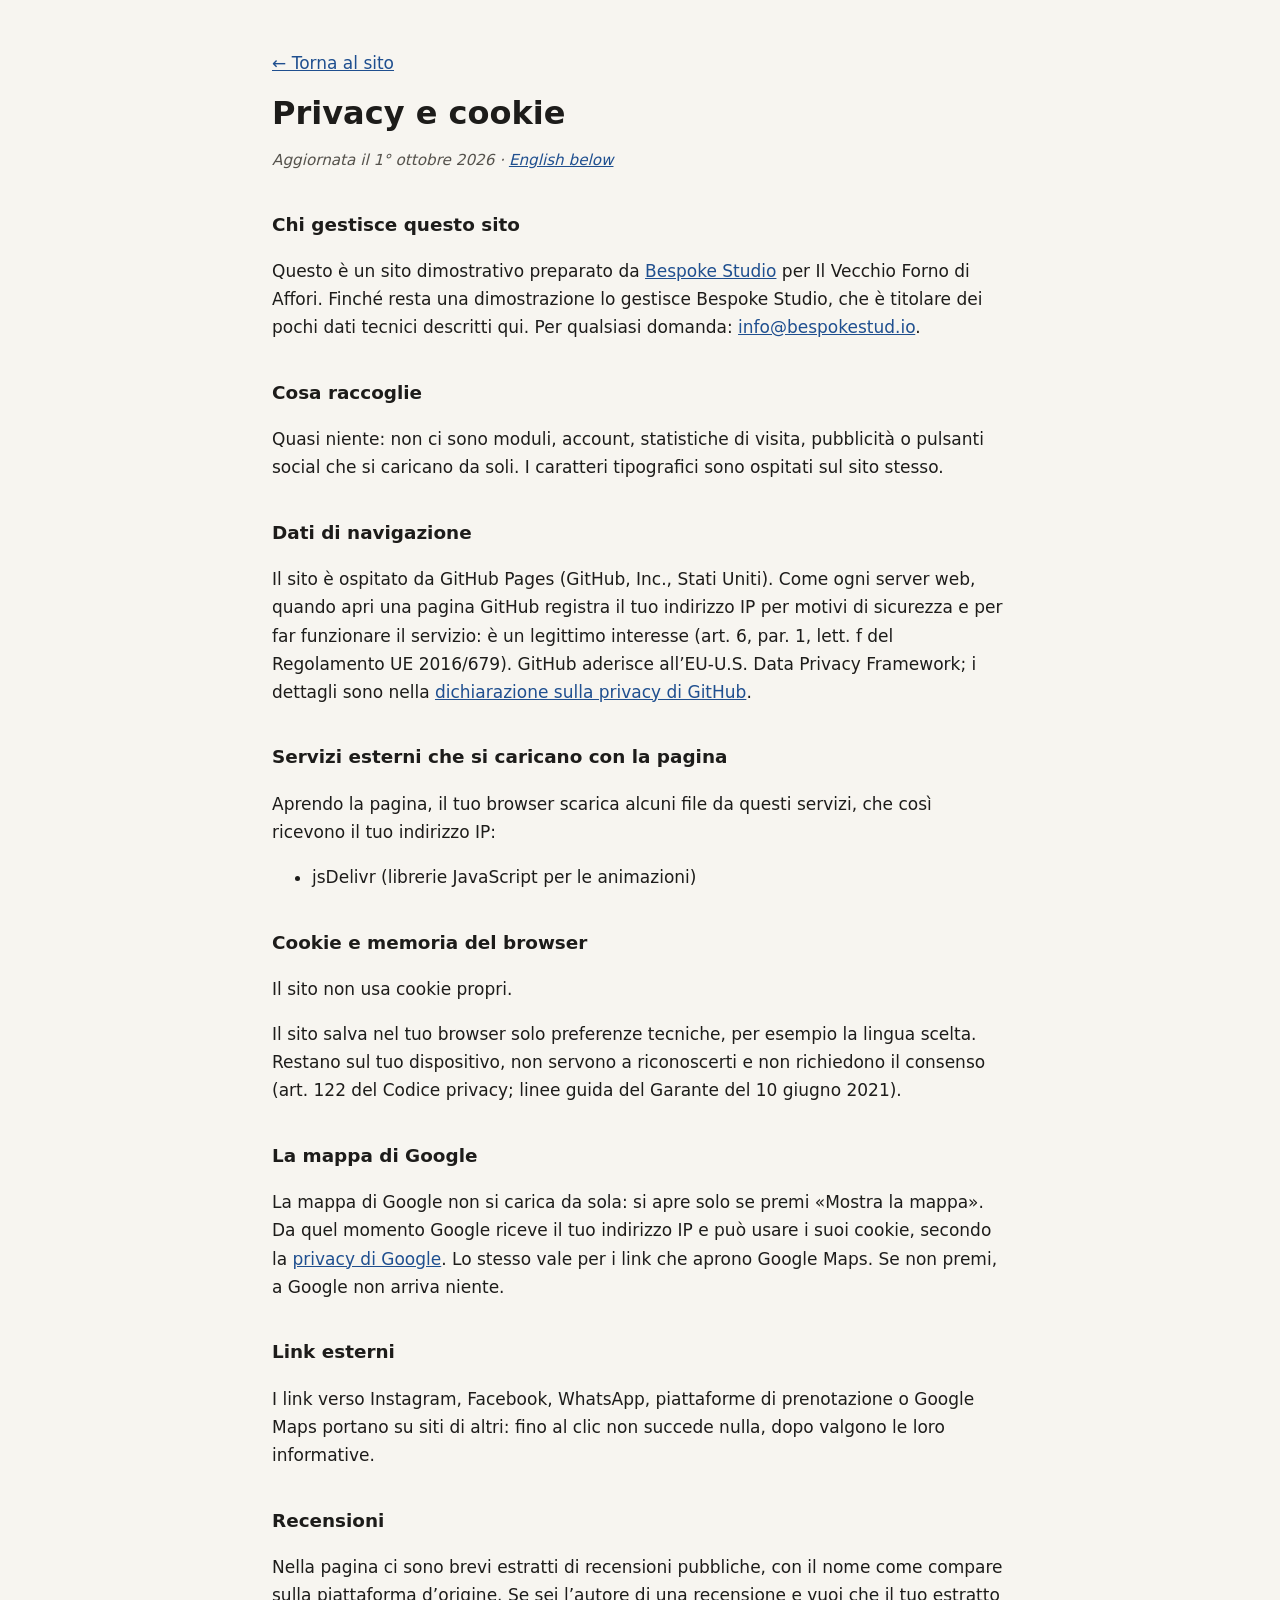
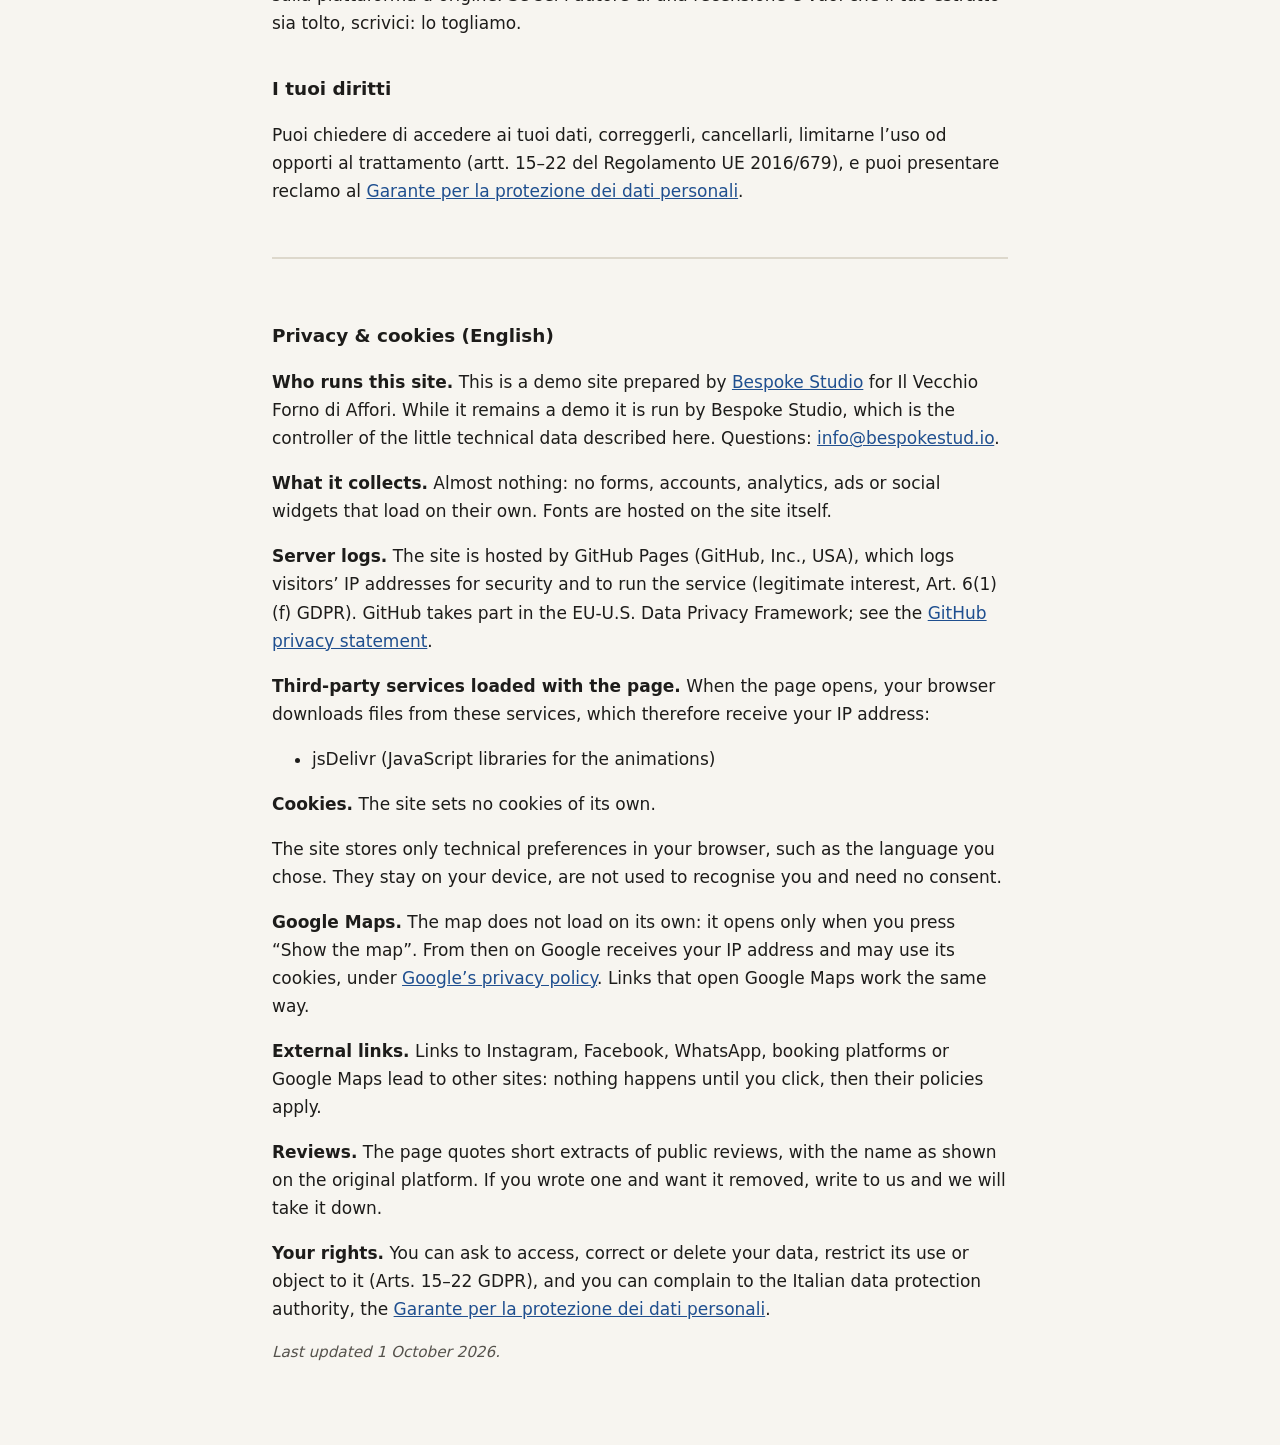
<file: privacy.html>
<!DOCTYPE html>
<html lang="it">
<head>
  <meta charset="UTF-8">
  <meta name="viewport" content="width=device-width, initial-scale=1.0">
  <meta name="robots" content="noindex">
  <title>Privacy e cookie · Il Vecchio Forno di Affori</title>
  <meta name="description" content="Informativa privacy e cookie del sito Il Vecchio Forno di Affori.">
  <style>
    body { margin: 0; background: #f7f5f0; color: #1d1c1a; font: 17px/1.65 system-ui, -apple-system, "Segoe UI", Roboto, sans-serif; }
    main { max-width: 46rem; margin: 0 auto; padding: 32px 20px 64px; }
    h1 { font-size: 2rem; line-height: 1.2; margin: 0.4em 0 0.2em; }
    h2 { font-size: 1.15rem; margin: 2em 0 0.4em; }
    a { color: #1f4f8f; }
    .data { color: #55524c; font-style: italic; font-size: 0.95rem; }
    .en { margin-top: 3em; padding-top: 1.5em; border-top: 2px solid #ddd8cc; }
    code { font-size: 0.9em; background: #ebe7dc; padding: 0 4px; border-radius: 3px; }
  </style>
</head>
<body>
<main>
  <p><a href="index.html">← Torna al sito</a></p>
  <h1>Privacy e cookie</h1>
  <p class="data">Aggiornata il 1° ottobre 2026 · <a href="#english" lang="en">English below</a></p>
  <h2>Chi gestisce questo sito</h2>
  <p>Questo è un sito dimostrativo preparato da <a href="https://bespokestud.io" rel="noopener">Bespoke Studio</a> per Il Vecchio Forno di Affori. Finché resta una dimostrazione lo gestisce Bespoke Studio, che è titolare dei pochi dati tecnici descritti qui. Per qualsiasi domanda: <a href="mailto:info@bespokestud.io">info@bespokestud.io</a>.</p>
  <h2>Cosa raccoglie</h2>
  <p>Quasi niente: non ci sono moduli, account, statistiche di visita, pubblicità o pulsanti social che si caricano da soli. I caratteri tipografici sono ospitati sul sito stesso.</p>
  <h2>Dati di navigazione</h2>
  <p>Il sito è ospitato da GitHub Pages (GitHub, Inc., Stati Uniti). Come ogni server web, quando apri una pagina GitHub registra il tuo indirizzo IP per motivi di sicurezza e per far funzionare il servizio: è un legittimo interesse (art. 6, par. 1, lett. f del Regolamento UE 2016/679). GitHub aderisce all’EU-U.S. Data Privacy Framework; i dettagli sono nella <a href="https://docs.github.com/site-policy/privacy-policies/github-general-privacy-statement" rel="noopener">dichiarazione sulla privacy di GitHub</a>.</p>
  <h2>Servizi esterni che si caricano con la pagina</h2>
  <p>Aprendo la pagina, il tuo browser scarica alcuni file da questi servizi, che così ricevono il tuo indirizzo IP:</p>
  <ul><li>jsDelivr (librerie JavaScript per le animazioni)</li></ul>
  <h2>Cookie e memoria del browser</h2>
  <p>Il sito non usa cookie propri.</p>
  <p>Il sito salva nel tuo browser solo preferenze tecniche, per esempio la lingua scelta. Restano sul tuo dispositivo, non servono a riconoscerti e non richiedono il consenso (art. 122 del Codice privacy; linee guida del Garante del 10 giugno 2021).</p>
  <h2>La mappa di Google</h2>
  <p>La mappa di Google non si carica da sola: si apre solo se premi «Mostra la mappa». Da quel momento Google riceve il tuo indirizzo IP e può usare i suoi cookie, secondo la <a href="https://policies.google.com/privacy?hl=it" rel="noopener">privacy di Google</a>. Lo stesso vale per i link che aprono Google Maps. Se non premi, a Google non arriva niente.</p>
  <h2>Link esterni</h2>
  <p>I link verso Instagram, Facebook, WhatsApp, piattaforme di prenotazione o Google Maps portano su siti di altri: fino al clic non succede nulla, dopo valgono le loro informative.</p>
  <h2>Recensioni</h2>
  <p>Nella pagina ci sono brevi estratti di recensioni pubbliche, con il nome come compare sulla piattaforma d’origine. Se sei l’autore di una recensione e vuoi che il tuo estratto sia tolto, scrivici: lo togliamo.</p>
  <h2>I tuoi diritti</h2>
  <p>Puoi chiedere di accedere ai tuoi dati, correggerli, cancellarli, limitarne l’uso od opporti al trattamento (artt. 15–22 del Regolamento UE 2016/679), e puoi presentare reclamo al <a href="https://www.garanteprivacy.it" rel="noopener">Garante per la protezione dei dati personali</a>.</p>
  <div class="en" id="english" lang="en">
    <h2>Privacy &amp; cookies (English)</h2>
    <p><strong>Who runs this site.</strong> This is a demo site prepared by <a href="https://bespokestud.io" rel="noopener">Bespoke Studio</a> for Il Vecchio Forno di Affori. While it remains a demo it is run by Bespoke Studio, which is the controller of the little technical data described here. Questions: <a href="mailto:info@bespokestud.io">info@bespokestud.io</a>.</p>
    <p><strong>What it collects.</strong> Almost nothing: no forms, accounts, analytics, ads or social widgets that load on their own. Fonts are hosted on the site itself.</p>
    <p><strong>Server logs.</strong> The site is hosted by GitHub Pages (GitHub, Inc., USA), which logs visitors’ IP addresses for security and to run the service (legitimate interest, Art. 6(1)(f) GDPR). GitHub takes part in the EU-U.S. Data Privacy Framework; see the <a href="https://docs.github.com/site-policy/privacy-policies/github-general-privacy-statement" rel="noopener">GitHub privacy statement</a>.</p>
    <p><strong>Third-party services loaded with the page.</strong> When the page opens, your browser downloads files from these services, which therefore receive your IP address:</p><ul><li>jsDelivr (JavaScript libraries for the animations)</li></ul>
    <p><strong>Cookies.</strong> The site sets no cookies of its own.</p>
    <p>The site stores only technical preferences in your browser, such as the language you chose. They stay on your device, are not used to recognise you and need no consent.</p>
    <p><strong>Google Maps.</strong> The map does not load on its own: it opens only when you press “Show the map”. From then on Google receives your IP address and may use its cookies, under <a href="https://policies.google.com/privacy?hl=en" rel="noopener">Google’s privacy policy</a>. Links that open Google Maps work the same way.</p>
    <p><strong>External links.</strong> Links to Instagram, Facebook, WhatsApp, booking platforms or Google Maps lead to other sites: nothing happens until you click, then their policies apply.</p>
    <p><strong>Reviews.</strong> The page quotes short extracts of public reviews, with the name as shown on the original platform. If you wrote one and want it removed, write to us and we will take it down.</p>
    <p><strong>Your rights.</strong> You can ask to access, correct or delete your data, restrict its use or object to it (Arts. 15–22 GDPR), and you can complain to the Italian data protection authority, the <a href="https://www.garanteprivacy.it" rel="noopener">Garante per la protezione dei dati personali</a>.</p>
    <p class="data">Last updated 1 October 2026.</p>
  </div>
</main>
</body>
</html>
</file>
